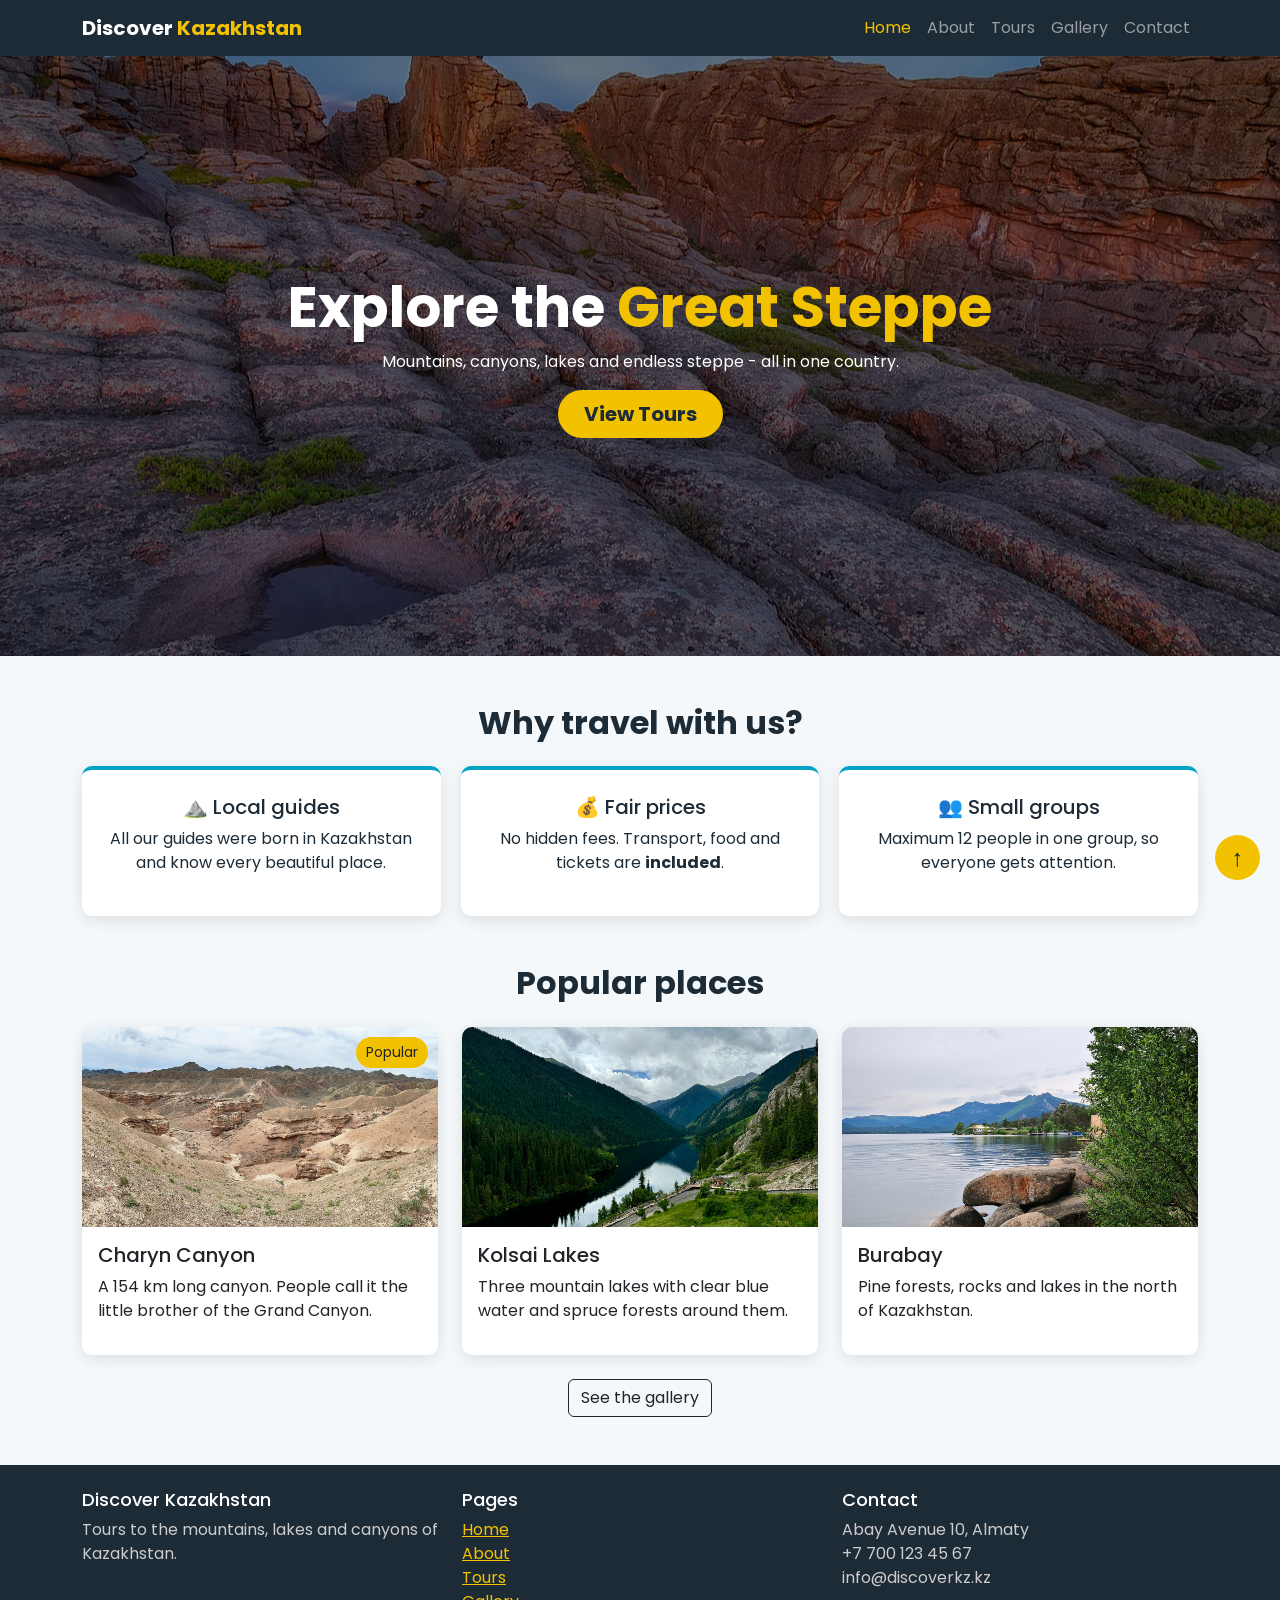
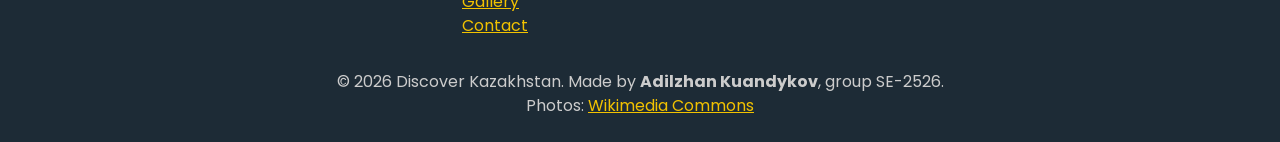
<file: index.html>
<!DOCTYPE html>
<html lang="en">
<head>
    <meta charset="UTF-8">
    <meta name="viewport" content="width=device-width, initial-scale=1.0">
    <title>Home - Discover Kazakhstan</title>

    <!-- Bootstrap CSS -->
    <link rel="stylesheet" href="https://cdn.jsdelivr.net/npm/bootstrap@5.3.3/dist/css/bootstrap.min.css">
    <!-- Google Font: Poppins -->
    <link rel="stylesheet" href="https://fonts.googleapis.com/css2?family=Poppins:wght@400;600;700&display=swap">
    <!-- My styles -->
    <link rel="stylesheet" href="css/style.css">
</head>
<body>

    <!-- Navigation bar -->
    <header>
        <nav class="navbar navbar-expand-lg navbar-dark" id="main-nav">
            <div class="container">
                <a class="navbar-brand" href="index.html">Discover <span>Kazakhstan</span></a>
                <button class="navbar-toggler" type="button" data-bs-toggle="collapse" data-bs-target="#menu">
                    <span class="navbar-toggler-icon"></span>
                </button>
                <div class="collapse navbar-collapse" id="menu">
                    <ul class="navbar-nav ms-auto">
                    <li class="nav-item"><a class="nav-link active" href="index.html">Home</a></li>
                    <li class="nav-item"><a class="nav-link" href="about.html">About</a></li>
                    <li class="nav-item"><a class="nav-link" href="tours.html">Tours</a></li>
                    <li class="nav-item"><a class="nav-link" href="gallery.html">Gallery</a></li>
                    <li class="nav-item"><a class="nav-link" href="contact.html">Contact</a></li>
                    </ul>
                </div>
            </div>
        </nav>
    </header>

    <!-- Main content -->
    <main>
        <!-- Hero section -->
        <section class="hero">
            <div class="hero-text">
                <h1>Explore the <span class="yellow">Great Steppe</span></h1>
                <p>Mountains, canyons, lakes and endless steppe - all in one country.</p>
                <a href="tours.html" class="btn btn-main btn-lg">View Tours</a>
            </div>
        </section>

        <!-- Why us (Flexbox) -->
        <section class="container my-5">
            <h2 class="text-center mb-4">Why travel with us?</h2>
            <div class="features">
                <div class="feature-box">
                    <h3>⛰️ Local guides</h3>
                    <p>All our guides were born in Kazakhstan and know every beautiful place.</p>
                </div>
                <div class="feature-box">
                    <h3>💰 Fair prices</h3>
                    <p>No hidden fees. Transport, food and tickets are <span class="bold">included</span>.</p>
                </div>
                <div class="feature-box">
                    <h3>👥 Small groups</h3>
                    <p>Maximum 12 people in one group, so everyone gets attention.</p>
                </div>
            </div>
        </section>

        <!-- Popular places (Bootstrap grid) -->
        <section class="container my-5">
            <h2 class="text-center mb-4">Popular places</h2>
            <div class="row g-4">
                <div class="col-md-6 col-lg-4">
                    <article class="card">
                        <span class="badge-popular">Popular</span>
                        <img src="images/charyn.jpg" alt="Charyn Canyon">
                        <div class="card-body">
                            <h3 class="card-title">Charyn Canyon</h3>
                            <p>A 154 km long canyon. People call it the little brother of the Grand Canyon.</p>
                        </div>
                    </article>
                </div>
                <div class="col-md-6 col-lg-4">
                    <article class="card">
                        <img src="images/kolsai.jpg" alt="Kolsai Lakes">
                        <div class="card-body">
                            <h3 class="card-title">Kolsai Lakes</h3>
                            <p>Three mountain lakes with clear blue water and spruce forests around them.</p>
                        </div>
                    </article>
                </div>
                <div class="col-md-6 col-lg-4">
                    <article class="card">
                        <img src="images/burabay.jpg" alt="Burabay">
                        <div class="card-body">
                            <h3 class="card-title">Burabay</h3>
                            <p>Pine forests, rocks and lakes in the north of Kazakhstan.</p>
                        </div>
                    </article>
                </div>
            </div>
            <div class="text-center mt-4">
                <a href="gallery.html" class="btn btn-outline-dark">See the gallery</a>
            </div>
        </section>
    </main>

    <!-- Footer -->
    <footer class="py-4 mt-5">
        <div class="container">
            <div class="row">
                <div class="col-md-4">
                    <h4>Discover Kazakhstan</h4>
                    <p>Tours to the mountains, lakes and canyons of Kazakhstan.</p>
                </div>
                <div class="col-md-4">
                    <h4>Pages</h4>
                    <ul class="list-unstyled">
                        <li><a href="index.html">Home</a></li>
                        <li><a href="about.html">About</a></li>
                        <li><a href="tours.html">Tours</a></li>
                        <li><a href="gallery.html">Gallery</a></li>
                        <li><a href="contact.html">Contact</a></li>
                    </ul>
                </div>
                <div class="col-md-4">
                    <h4>Contact</h4>
                    <p>
                        Abay Avenue 10, Almaty<br>
                        +7 700 123 45 67<br>
                        info@discoverkz.kz
                    </p>
                </div>
            </div>
            <p class="text-center mt-3 mb-0">
                © 2026 Discover Kazakhstan. Made by <strong>Adilzhan Kuandykov</strong>, group SE-2526.<br>
                Photos: <a href="https://commons.wikimedia.org/">Wikimedia Commons</a>
            </p>
        </div>
    </footer>

    <!-- Button "back to top" -->
    <a href="#" id="to-top">↑</a>

    <!-- Bootstrap JS (for the mobile menu) -->
    <script src="https://cdn.jsdelivr.net/npm/bootstrap@5.3.3/dist/js/bootstrap.bundle.min.js"></script>
</body>
</html>
</file>
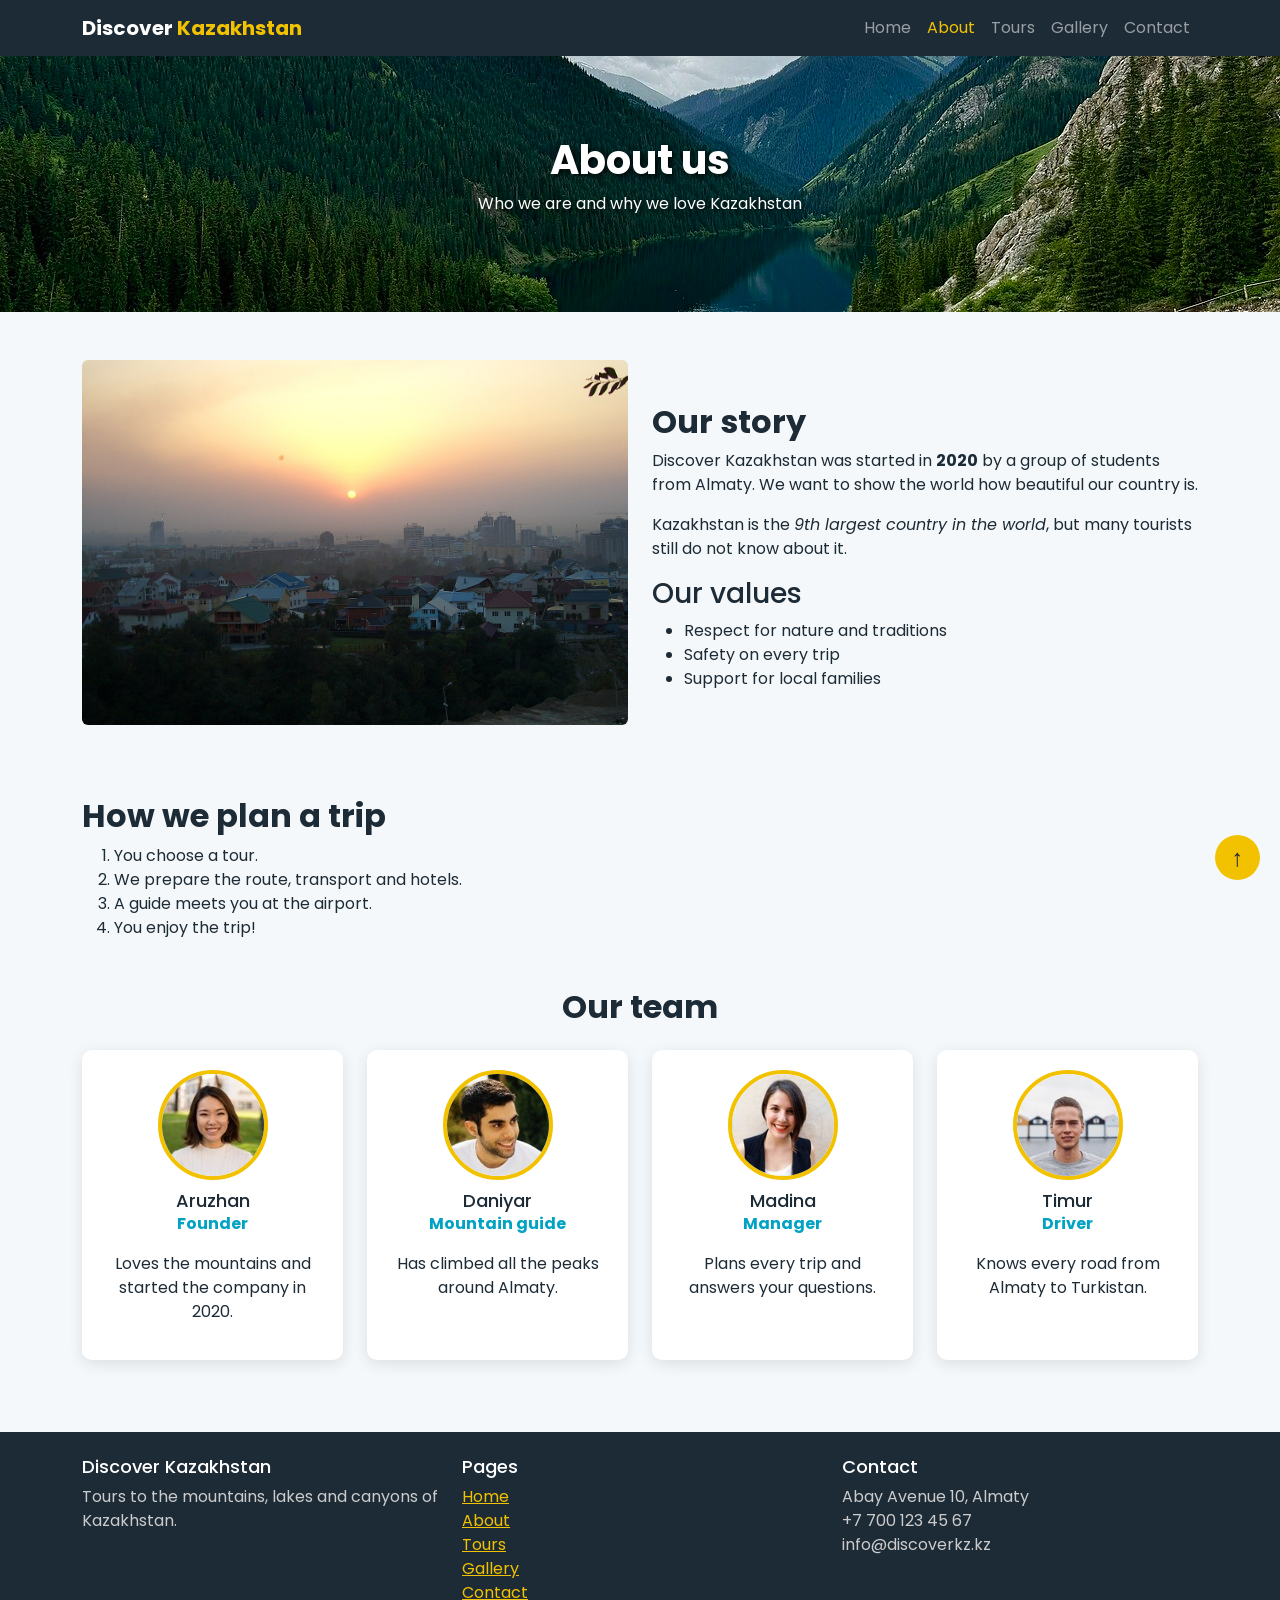
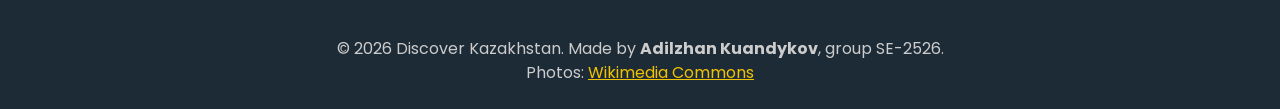
<file: about.html>
<!DOCTYPE html>
<html lang="en">
<head>
    <meta charset="UTF-8">
    <meta name="viewport" content="width=device-width, initial-scale=1.0">
    <title>About - Discover Kazakhstan</title>

    <!-- Bootstrap CSS -->
    <link rel="stylesheet" href="https://cdn.jsdelivr.net/npm/bootstrap@5.3.3/dist/css/bootstrap.min.css">
    <!-- Google Font: Poppins -->
    <link rel="stylesheet" href="https://fonts.googleapis.com/css2?family=Poppins:wght@400;600;700&display=swap">
    <!-- My styles -->
    <link rel="stylesheet" href="css/style.css">
</head>
<body>

    <!-- Navigation bar -->
    <header>
        <nav class="navbar navbar-expand-lg navbar-dark" id="main-nav">
            <div class="container">
                <a class="navbar-brand" href="index.html">Discover <span>Kazakhstan</span></a>
                <button class="navbar-toggler" type="button" data-bs-toggle="collapse" data-bs-target="#menu">
                    <span class="navbar-toggler-icon"></span>
                </button>
                <div class="collapse navbar-collapse" id="menu">
                    <ul class="navbar-nav ms-auto">
                    <li class="nav-item"><a class="nav-link" href="index.html">Home</a></li>
                    <li class="nav-item"><a class="nav-link active" href="about.html">About</a></li>
                    <li class="nav-item"><a class="nav-link" href="tours.html">Tours</a></li>
                    <li class="nav-item"><a class="nav-link" href="gallery.html">Gallery</a></li>
                    <li class="nav-item"><a class="nav-link" href="contact.html">Contact</a></li>
                    </ul>
                </div>
            </div>
        </nav>
    </header>

    <!-- Main content -->
    <main>
        <section class="page-header">
            <h1>About us</h1>
            <p>Who we are and why we love Kazakhstan</p>
        </section>

        <!-- Our story -->
        <section class="container my-5">
            <div class="row align-items-center">
                <div class="col-lg-6 mb-4">
                    <img src="images/almaty.jpg" alt="Almaty at sunset" class="rounded">
                </div>
                <div class="col-lg-6">
                    <h2>Our story</h2>
                    <p>
                        Discover Kazakhstan was started in <strong>2020</strong> by a group of students from Almaty.
                        We want to show the world how beautiful our country is.
                    </p>
                    <p>
                        Kazakhstan is the <em>9th largest country in the world</em>, but many tourists
                        still do not know about it.
                    </p>
                    <h3>Our values</h3>
                    <ul>
                        <li>Respect for nature and traditions</li>
                        <li>Safety on every trip</li>
                        <li>Support for local families</li>
                    </ul>
                </div>
            </div>
        </section>

        <!-- Steps -->
        <section class="container my-5">
            <h2>How we plan a trip</h2>
            <ol>
                <li>You choose a tour.</li>
                <li>We prepare the route, transport and hotels.</li>
                <li>A guide meets you at the airport.</li>
                <li>You enjoy the trip!</li>
            </ol>
        </section>

        <!-- Team -->
        <section class="container my-5">
            <h2 class="text-center mb-4">Our team</h2>
            <div class="row text-center">
                <div class="col-6 col-lg-3 mb-4">
                    <div class="team-card">
                        <img src="images/team/aruzhan.jpg" alt="Aruzhan" class="team-photo">
                        <h3 class="team-name">Aruzhan</h3>
                        <p class="team-role">Founder</p>
                        <p>Loves the mountains and started the company in 2020.</p>
                    </div>
                </div>
                <div class="col-6 col-lg-3 mb-4">
                    <div class="team-card">
                        <img src="images/team/daniyar.jpg" alt="Daniyar" class="team-photo">
                        <h3 class="team-name">Daniyar</h3>
                        <p class="team-role">Mountain guide</p>
                        <p>Has climbed all the peaks around Almaty.</p>
                    </div>
                </div>
                <div class="col-6 col-lg-3 mb-4">
                    <div class="team-card">
                        <img src="images/team/madina.jpg" alt="Madina" class="team-photo">
                        <h3 class="team-name">Madina</h3>
                        <p class="team-role">Manager</p>
                        <p>Plans every trip and answers your questions.</p>
                    </div>
                </div>
                <div class="col-6 col-lg-3 mb-4">
                    <div class="team-card">
                        <img src="images/team/timur.jpg" alt="Timur" class="team-photo">
                        <h3 class="team-name">Timur</h3>
                        <p class="team-role">Driver</p>
                        <p>Knows every road from Almaty to Turkistan.</p>
                    </div>
                </div>
            </div>
        </section>
    </main>

    <!-- Footer -->
    <footer class="py-4 mt-5">
        <div class="container">
            <div class="row">
                <div class="col-md-4">
                    <h4>Discover Kazakhstan</h4>
                    <p>Tours to the mountains, lakes and canyons of Kazakhstan.</p>
                </div>
                <div class="col-md-4">
                    <h4>Pages</h4>
                    <ul class="list-unstyled">
                        <li><a href="index.html">Home</a></li>
                        <li><a href="about.html">About</a></li>
                        <li><a href="tours.html">Tours</a></li>
                        <li><a href="gallery.html">Gallery</a></li>
                        <li><a href="contact.html">Contact</a></li>
                    </ul>
                </div>
                <div class="col-md-4">
                    <h4>Contact</h4>
                    <p>
                        Abay Avenue 10, Almaty<br>
                        +7 700 123 45 67<br>
                        info@discoverkz.kz
                    </p>
                </div>
            </div>
            <p class="text-center mt-3 mb-0">
                © 2026 Discover Kazakhstan. Made by <strong>Adilzhan Kuandykov</strong>, group SE-2526.<br>
                Photos: <a href="https://commons.wikimedia.org/">Wikimedia Commons</a>
            </p>
        </div>
    </footer>

    <!-- Button "back to top" -->
    <a href="#" id="to-top">↑</a>

    <!-- Bootstrap JS (for the mobile menu) -->
    <script src="https://cdn.jsdelivr.net/npm/bootstrap@5.3.3/dist/js/bootstrap.bundle.min.js"></script>
</body>
</html>
</file>
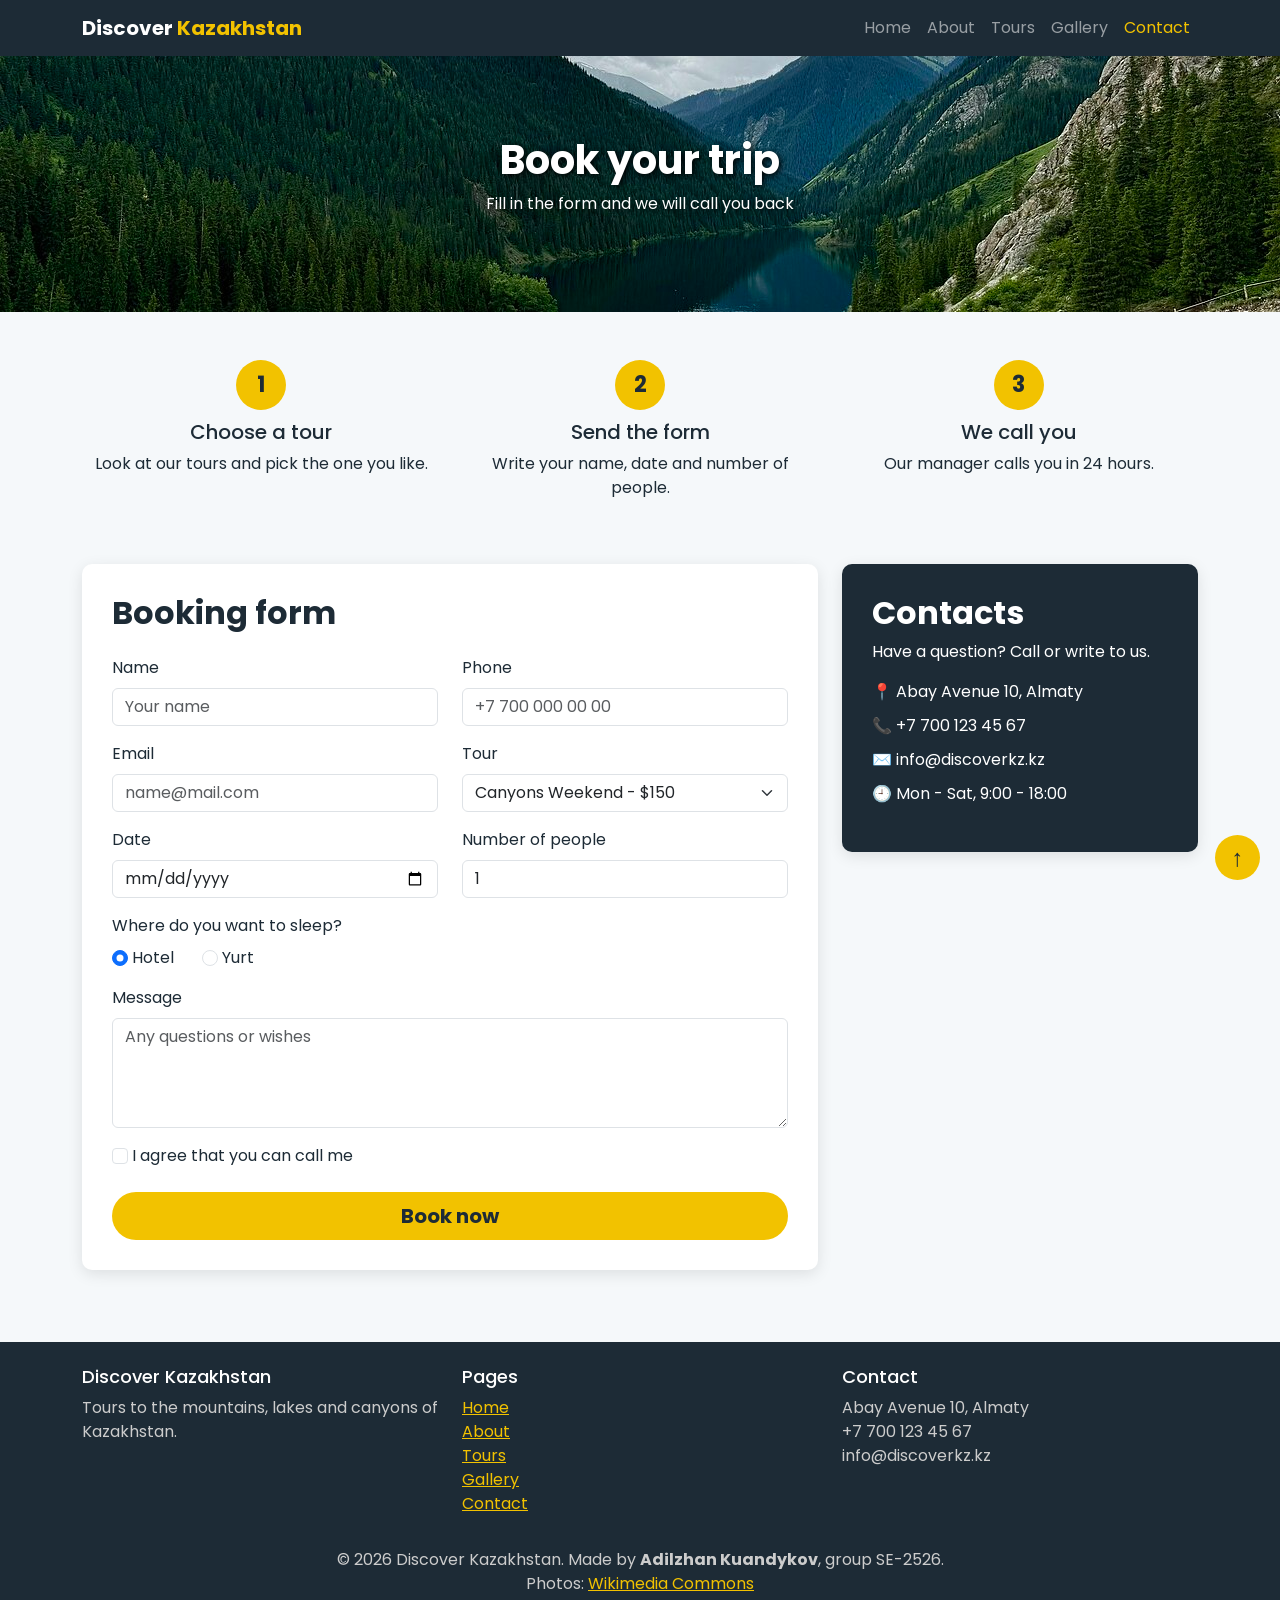
<file: contact.html>
<!DOCTYPE html>
<html lang="en">
<head>
    <meta charset="UTF-8">
    <meta name="viewport" content="width=device-width, initial-scale=1.0">
    <title>Book a Tour - Discover Kazakhstan</title>

    <!-- Bootstrap CSS -->
    <link rel="stylesheet" href="https://cdn.jsdelivr.net/npm/bootstrap@5.3.3/dist/css/bootstrap.min.css">
    <!-- Google Font: Poppins -->
    <link rel="stylesheet" href="https://fonts.googleapis.com/css2?family=Poppins:wght@400;600;700&display=swap">
    <!-- My styles -->
    <link rel="stylesheet" href="css/style.css">
</head>
<body>

    <!-- Navigation bar -->
    <header>
        <nav class="navbar navbar-expand-lg navbar-dark" id="main-nav">
            <div class="container">
                <a class="navbar-brand" href="index.html">Discover <span>Kazakhstan</span></a>
                <button class="navbar-toggler" type="button" data-bs-toggle="collapse" data-bs-target="#menu">
                    <span class="navbar-toggler-icon"></span>
                </button>
                <div class="collapse navbar-collapse" id="menu">
                    <ul class="navbar-nav ms-auto">
                    <li class="nav-item"><a class="nav-link" href="index.html">Home</a></li>
                    <li class="nav-item"><a class="nav-link" href="about.html">About</a></li>
                    <li class="nav-item"><a class="nav-link" href="tours.html">Tours</a></li>
                    <li class="nav-item"><a class="nav-link" href="gallery.html">Gallery</a></li>
                    <li class="nav-item"><a class="nav-link active" href="contact.html">Contact</a></li>
                    </ul>
                </div>
            </div>
        </nav>
    </header>

    <!-- Main content -->
    <main>
        <section class="page-header">
            <h1>Book your trip</h1>
            <p>Fill in the form and we will call you back</p>
        </section>

        <!-- How booking works (Flexbox) -->
        <section class="container my-5">
            <div class="steps">
                <div class="step">
                    <span class="step-number">1</span>
                    <h3>Choose a tour</h3>
                    <p>Look at our tours and pick the one you like.</p>
                </div>
                <div class="step">
                    <span class="step-number">2</span>
                    <h3>Send the form</h3>
                    <p>Write your name, date and number of people.</p>
                </div>
                <div class="step">
                    <span class="step-number">3</span>
                    <h3>We call you</h3>
                    <p>Our manager calls you in 24 hours.</p>
                </div>
            </div>
        </section>

        <section class="container my-5">
            <div class="row">
                <!-- Booking form -->
                <div class="col-lg-8 mb-4">
                    <form class="booking-form">
                        <h2 class="mb-4">Booking form</h2>

                        <div class="row">
                            <div class="col-md-6 mb-3">
                                <label for="name" class="form-label">Name</label>
                                <input type="text" id="name" name="name" class="form-control" placeholder="Your name" required>
                            </div>
                            <div class="col-md-6 mb-3">
                                <label for="phone" class="form-label">Phone</label>
                                <input type="tel" id="phone" name="phone" class="form-control" placeholder="+7 700 000 00 00" required>
                            </div>
                        </div>

                        <div class="row">
                            <div class="col-md-6 mb-3">
                                <label for="email" class="form-label">Email</label>
                                <input type="email" id="email" name="email" class="form-control" placeholder="name@mail.com">
                            </div>
                            <div class="col-md-6 mb-3">
                                <label for="tour" class="form-label">Tour</label>
                                <select id="tour" name="tour" class="form-select">
                                    <option>Canyons Weekend - $150</option>
                                    <option>Mountain Lakes - $240</option>
                                    <option>Silk Road Cities - $420</option>
                                    <option>Burabay Trip - $310</option>
                                </select>
                            </div>
                        </div>

                        <div class="row">
                            <div class="col-md-6 mb-3">
                                <label for="date" class="form-label">Date</label>
                                <input type="date" id="date" name="date" class="form-control">
                            </div>
                            <div class="col-md-6 mb-3">
                                <label for="people" class="form-label">Number of people</label>
                                <input type="number" id="people" name="people" class="form-control" min="1" max="12" value="1">
                            </div>
                        </div>

                        <p class="form-label">Where do you want to sleep?</p>
                        <div class="mb-3">
                            <input type="radio" id="hotel" name="stay" value="hotel" class="form-check-input" checked>
                            <label for="hotel" class="me-4">Hotel</label>
                            <input type="radio" id="yurt" name="stay" value="yurt" class="form-check-input">
                            <label for="yurt">Yurt</label>
                        </div>

                        <label for="message" class="form-label">Message</label>
                        <textarea id="message" name="message" class="form-control mb-3" rows="4" placeholder="Any questions or wishes"></textarea>

                        <div class="mb-4">
                            <input type="checkbox" id="agree" name="agree" class="form-check-input" required>
                            <label for="agree">I agree that you can call me</label>
                        </div>

                        <button type="submit" class="btn btn-main btn-lg w-100">Book now</button>
                    </form>
                </div>

                <!-- Contact info -->
                <div class="col-lg-4">
                    <aside class="info-box">
                        <h2>Contacts</h2>
                        <p>Have a question? Call or write to us.</p>
                        <ul class="list-unstyled">
                            <li>📍 Abay Avenue 10, Almaty</li>
                            <li>📞 +7 700 123 45 67</li>
                            <li>✉️ info@discoverkz.kz</li>
                            <li>🕘 Mon - Sat, 9:00 - 18:00</li>
                        </ul>
                    </aside>

                    <!-- Map -->
                    <iframe class="map" src="https://maps.google.com/maps?q=Almaty&output=embed" title="Map of Almaty"></iframe>
                </div>
            </div>
        </section>
    </main>

    <!-- Footer -->
    <footer class="py-4 mt-5">
        <div class="container">
            <div class="row">
                <div class="col-md-4">
                    <h4>Discover Kazakhstan</h4>
                    <p>Tours to the mountains, lakes and canyons of Kazakhstan.</p>
                </div>
                <div class="col-md-4">
                    <h4>Pages</h4>
                    <ul class="list-unstyled">
                        <li><a href="index.html">Home</a></li>
                        <li><a href="about.html">About</a></li>
                        <li><a href="tours.html">Tours</a></li>
                        <li><a href="gallery.html">Gallery</a></li>
                        <li><a href="contact.html">Contact</a></li>
                    </ul>
                </div>
                <div class="col-md-4">
                    <h4>Contact</h4>
                    <p>
                        Abay Avenue 10, Almaty<br>
                        +7 700 123 45 67<br>
                        info@discoverkz.kz
                    </p>
                </div>
            </div>
            <p class="text-center mt-3 mb-0">
                © 2026 Discover Kazakhstan. Made by <strong>Adilzhan Kuandykov</strong>, group SE-2526.<br>
                Photos: <a href="https://commons.wikimedia.org/">Wikimedia Commons</a>
            </p>
        </div>
    </footer>

    <!-- Button "back to top" -->
    <a href="#" id="to-top">↑</a>

    <!-- Bootstrap JS (for the mobile menu) -->
    <script src="https://cdn.jsdelivr.net/npm/bootstrap@5.3.3/dist/js/bootstrap.bundle.min.js"></script>
</body>
</html>
</file>
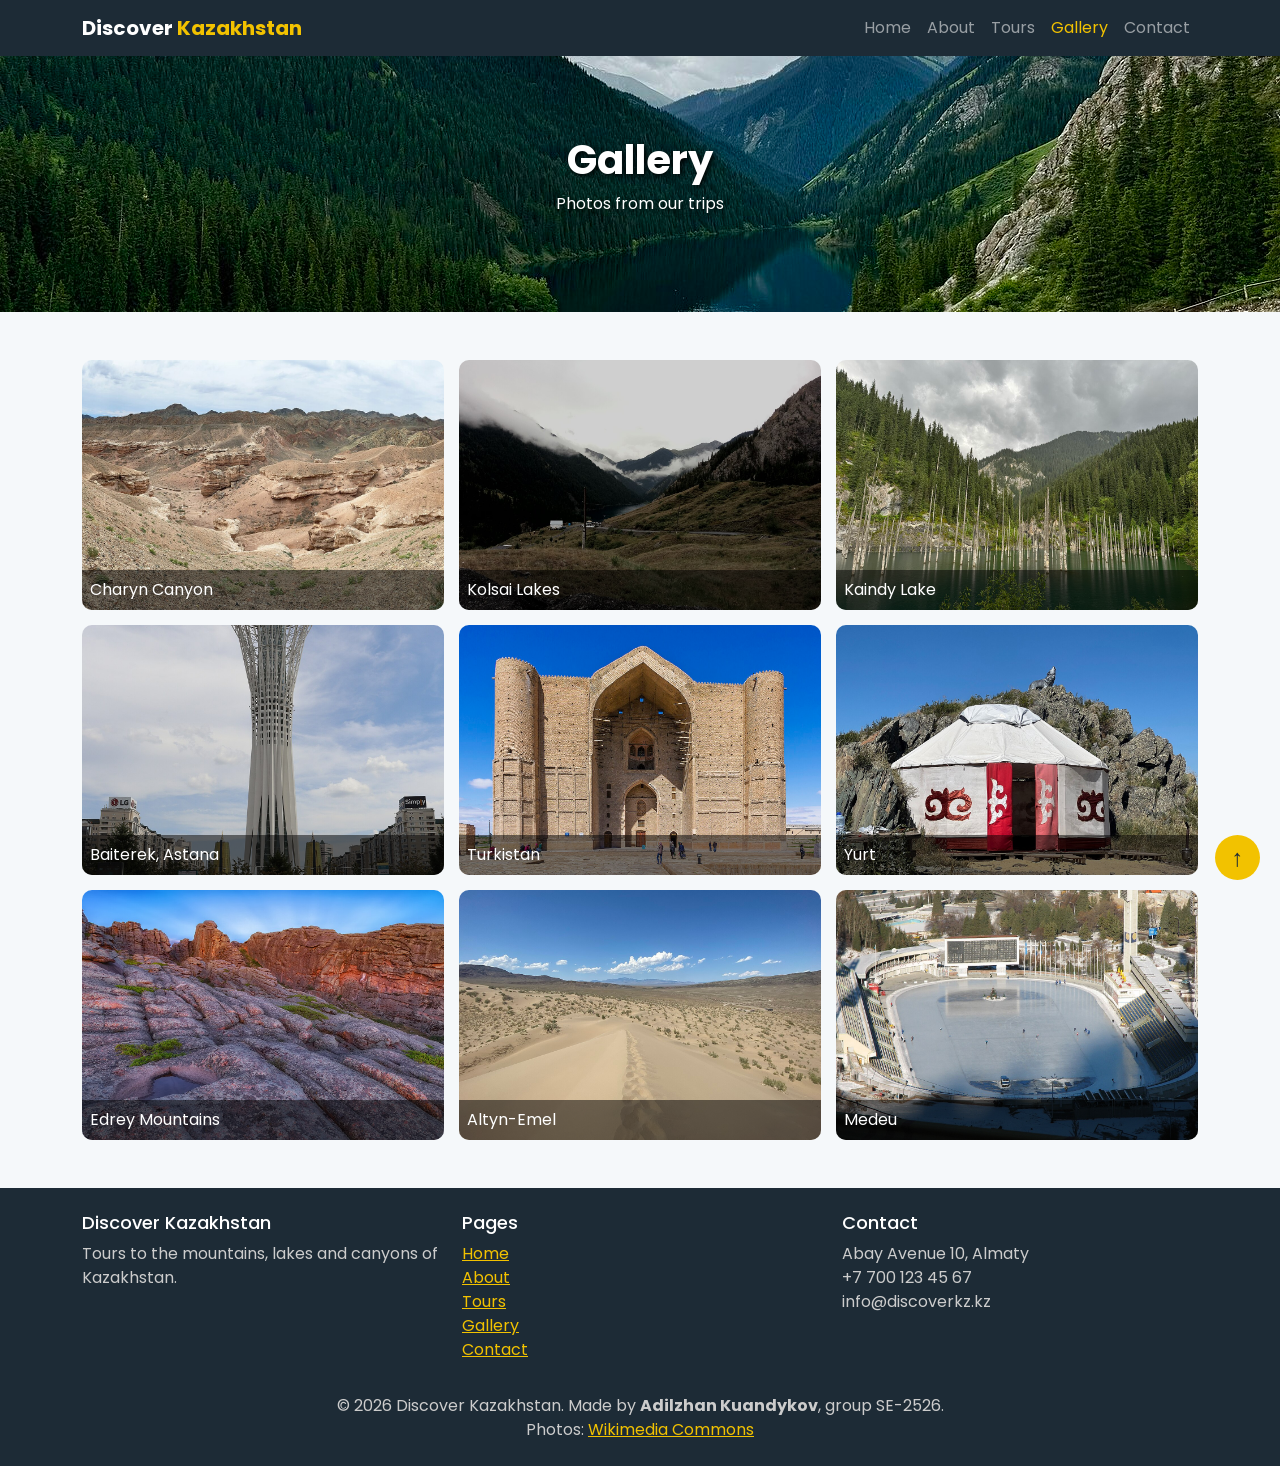
<file: gallery.html>
<!DOCTYPE html>
<html lang="en">
<head>
    <meta charset="UTF-8">
    <meta name="viewport" content="width=device-width, initial-scale=1.0">
    <title>Gallery - Discover Kazakhstan</title>

    <!-- Bootstrap CSS -->
    <link rel="stylesheet" href="https://cdn.jsdelivr.net/npm/bootstrap@5.3.3/dist/css/bootstrap.min.css">
    <!-- Google Font: Poppins -->
    <link rel="stylesheet" href="https://fonts.googleapis.com/css2?family=Poppins:wght@400;600;700&display=swap">
    <!-- My styles -->
    <link rel="stylesheet" href="css/style.css">
</head>
<body>

    <!-- Navigation bar -->
    <header>
        <nav class="navbar navbar-expand-lg navbar-dark" id="main-nav">
            <div class="container">
                <a class="navbar-brand" href="index.html">Discover <span>Kazakhstan</span></a>
                <button class="navbar-toggler" type="button" data-bs-toggle="collapse" data-bs-target="#menu">
                    <span class="navbar-toggler-icon"></span>
                </button>
                <div class="collapse navbar-collapse" id="menu">
                    <ul class="navbar-nav ms-auto">
                    <li class="nav-item"><a class="nav-link" href="index.html">Home</a></li>
                    <li class="nav-item"><a class="nav-link" href="about.html">About</a></li>
                    <li class="nav-item"><a class="nav-link" href="tours.html">Tours</a></li>
                    <li class="nav-item"><a class="nav-link active" href="gallery.html">Gallery</a></li>
                    <li class="nav-item"><a class="nav-link" href="contact.html">Contact</a></li>
                    </ul>
                </div>
            </div>
        </nav>
    </header>

    <!-- Main content -->
    <main>
        <section class="page-header">
            <h1>Gallery</h1>
            <p>Photos from our trips</p>
        </section>

        <!-- Gallery (CSS Grid) -->
        <section class="container my-5">
            <div class="gallery">
                <figure class="gallery-item">
                    <img src="images/charyn.jpg" alt="Charyn Canyon">
                    <figcaption class="caption">Charyn Canyon</figcaption>
                </figure>
                <figure class="gallery-item">
                    <img src="images/kolsai-2.jpg" alt="Kolsai Lakes">
                    <figcaption class="caption">Kolsai Lakes</figcaption>
                </figure>
                <figure class="gallery-item">
                    <img src="images/kaindy.jpg" alt="Kaindy Lake">
                    <figcaption class="caption">Kaindy Lake</figcaption>
                </figure>
                <figure class="gallery-item">
                    <img src="images/baiterek.jpg" alt="Baiterek, Astana">
                    <figcaption class="caption">Baiterek, Astana</figcaption>
                </figure>
                <figure class="gallery-item">
                    <img src="images/turkistan.jpg" alt="Turkistan">
                    <figcaption class="caption">Turkistan</figcaption>
                </figure>
                <figure class="gallery-item">
                    <img src="images/yurt.jpg" alt="Yurt">
                    <figcaption class="caption">Yurt</figcaption>
                </figure>
                <figure class="gallery-item">
                    <img src="images/hero.jpg" alt="Edrey Mountains">
                    <figcaption class="caption">Edrey Mountains</figcaption>
                </figure>
                <figure class="gallery-item">
                    <img src="images/altyn-emel.jpg" alt="Altyn-Emel">
                    <figcaption class="caption">Altyn-Emel</figcaption>
                </figure>
                <figure class="gallery-item">
                    <img src="images/medeu.jpg" alt="Medeu">
                    <figcaption class="caption">Medeu</figcaption>
                </figure>
            </div>
        </section>
    </main>

    <!-- Footer -->
    <footer class="py-4 mt-5">
        <div class="container">
            <div class="row">
                <div class="col-md-4">
                    <h4>Discover Kazakhstan</h4>
                    <p>Tours to the mountains, lakes and canyons of Kazakhstan.</p>
                </div>
                <div class="col-md-4">
                    <h4>Pages</h4>
                    <ul class="list-unstyled">
                        <li><a href="index.html">Home</a></li>
                        <li><a href="about.html">About</a></li>
                        <li><a href="tours.html">Tours</a></li>
                        <li><a href="gallery.html">Gallery</a></li>
                        <li><a href="contact.html">Contact</a></li>
                    </ul>
                </div>
                <div class="col-md-4">
                    <h4>Contact</h4>
                    <p>
                        Abay Avenue 10, Almaty<br>
                        +7 700 123 45 67<br>
                        info@discoverkz.kz
                    </p>
                </div>
            </div>
            <p class="text-center mt-3 mb-0">
                © 2026 Discover Kazakhstan. Made by <strong>Adilzhan Kuandykov</strong>, group SE-2526.<br>
                Photos: <a href="https://commons.wikimedia.org/">Wikimedia Commons</a>
            </p>
        </div>
    </footer>

    <!-- Button "back to top" -->
    <a href="#" id="to-top">↑</a>

    <!-- Bootstrap JS (for the mobile menu) -->
    <script src="https://cdn.jsdelivr.net/npm/bootstrap@5.3.3/dist/js/bootstrap.bundle.min.js"></script>
</body>
</html>
</file>
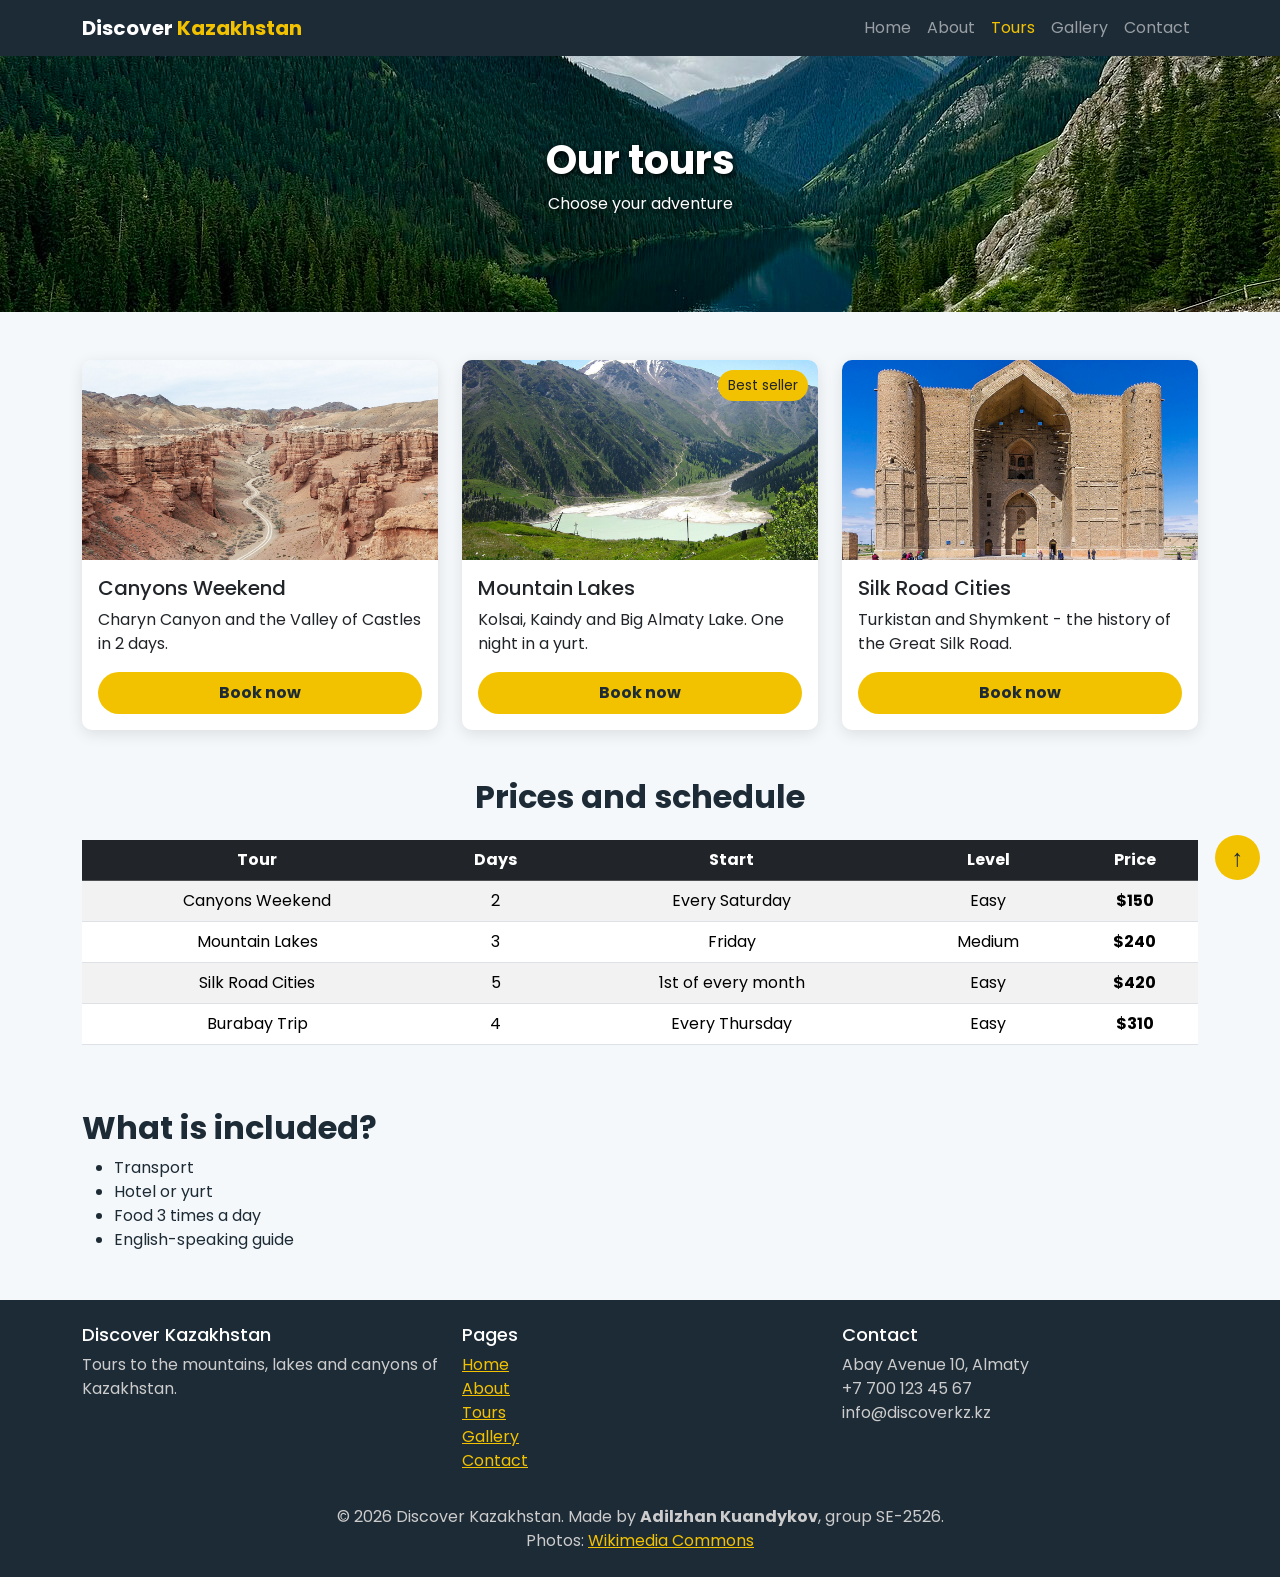
<file: tours.html>
<!DOCTYPE html>
<html lang="en">
<head>
    <meta charset="UTF-8">
    <meta name="viewport" content="width=device-width, initial-scale=1.0">
    <title>Tours - Discover Kazakhstan</title>

    <!-- Bootstrap CSS -->
    <link rel="stylesheet" href="https://cdn.jsdelivr.net/npm/bootstrap@5.3.3/dist/css/bootstrap.min.css">
    <!-- Google Font: Poppins -->
    <link rel="stylesheet" href="https://fonts.googleapis.com/css2?family=Poppins:wght@400;600;700&display=swap">
    <!-- My styles -->
    <link rel="stylesheet" href="css/style.css">
</head>
<body>

    <!-- Navigation bar -->
    <header>
        <nav class="navbar navbar-expand-lg navbar-dark" id="main-nav">
            <div class="container">
                <a class="navbar-brand" href="index.html">Discover <span>Kazakhstan</span></a>
                <button class="navbar-toggler" type="button" data-bs-toggle="collapse" data-bs-target="#menu">
                    <span class="navbar-toggler-icon"></span>
                </button>
                <div class="collapse navbar-collapse" id="menu">
                    <ul class="navbar-nav ms-auto">
                    <li class="nav-item"><a class="nav-link" href="index.html">Home</a></li>
                    <li class="nav-item"><a class="nav-link" href="about.html">About</a></li>
                    <li class="nav-item"><a class="nav-link active" href="tours.html">Tours</a></li>
                    <li class="nav-item"><a class="nav-link" href="gallery.html">Gallery</a></li>
                    <li class="nav-item"><a class="nav-link" href="contact.html">Contact</a></li>
                    </ul>
                </div>
            </div>
        </nav>
    </header>

    <!-- Main content -->
    <main>
        <section class="page-header">
            <h1>Our tours</h1>
            <p>Choose your adventure</p>
        </section>

        <!-- Tour cards -->
        <section class="container my-5">
            <div class="row g-4">
                <div class="col-md-6 col-lg-4">
                    <article class="card">
                        <img src="images/charyn-2.jpg" alt="Canyons Weekend">
                        <div class="card-body">
                            <h3 class="card-title">Canyons Weekend</h3>
                            <p>Charyn Canyon and the Valley of Castles in 2 days.</p>
                            <a href="contact.html" class="btn btn-main w-100">Book now</a>
                        </div>
                    </article>
                </div>
                <div class="col-md-6 col-lg-4">
                    <article class="card">
                        <span class="badge-popular">Best seller</span>
                        <img src="images/big-almaty-lake.jpg" alt="Mountain Lakes">
                        <div class="card-body">
                            <h3 class="card-title">Mountain Lakes</h3>
                            <p>Kolsai, Kaindy and Big Almaty Lake. One night in a yurt.</p>
                            <a href="contact.html" class="btn btn-main w-100">Book now</a>
                        </div>
                    </article>
                </div>
                <div class="col-md-6 col-lg-4">
                    <article class="card">
                        <img src="images/turkistan.jpg" alt="Silk Road Cities">
                        <div class="card-body">
                            <h3 class="card-title">Silk Road Cities</h3>
                            <p>Turkistan and Shymkent - the history of the Great Silk Road.</p>
                            <a href="contact.html" class="btn btn-main w-100">Book now</a>
                        </div>
                    </article>
                </div>
            </div>
        </section>

        <!-- Price table -->
        <section class="container my-5">
            <h2 class="text-center mb-4">Prices and schedule</h2>
            <div class="table-responsive">
                <table class="table table-striped text-center">
                    <thead class="table-dark">
                        <tr>
                            <th>Tour</th>
                            <th>Days</th>
                            <th>Start</th>
                            <th>Level</th>
                            <th>Price</th>
                        </tr>
                    </thead>
                    <tbody>
                        <tr>
                            <td>Canyons Weekend</td>
                            <td>2</td>
                            <td>Every Saturday</td>
                            <td>Easy</td>
                            <td class="price">$150</td>
                        </tr>
                        <tr>
                            <td>Mountain Lakes</td>
                            <td>3</td>
                            <td>Friday</td>
                            <td>Medium</td>
                            <td class="price">$240</td>
                        </tr>
                        <tr>
                            <td>Silk Road Cities</td>
                            <td>5</td>
                            <td>1st of every month</td>
                            <td>Easy</td>
                            <td class="price">$420</td>
                        </tr>
                        <tr>
                            <td>Burabay Trip</td>
                            <td>4</td>
                            <td>Every Thursday</td>
                            <td>Easy</td>
                            <td class="price">$310</td>
                        </tr>
                    </tbody>
                </table>
            </div>
        </section>

        <!-- What is included -->
        <section class="container my-5">
            <h2>What is included?</h2>
            <ul>
                <li>Transport</li>
                <li>Hotel or yurt</li>
                <li>Food 3 times a day</li>
                <li>English-speaking guide</li>
            </ul>
        </section>
    </main>

    <!-- Footer -->
    <footer class="py-4 mt-5">
        <div class="container">
            <div class="row">
                <div class="col-md-4">
                    <h4>Discover Kazakhstan</h4>
                    <p>Tours to the mountains, lakes and canyons of Kazakhstan.</p>
                </div>
                <div class="col-md-4">
                    <h4>Pages</h4>
                    <ul class="list-unstyled">
                        <li><a href="index.html">Home</a></li>
                        <li><a href="about.html">About</a></li>
                        <li><a href="tours.html">Tours</a></li>
                        <li><a href="gallery.html">Gallery</a></li>
                        <li><a href="contact.html">Contact</a></li>
                    </ul>
                </div>
                <div class="col-md-4">
                    <h4>Contact</h4>
                    <p>
                        Abay Avenue 10, Almaty<br>
                        +7 700 123 45 67<br>
                        info@discoverkz.kz
                    </p>
                </div>
            </div>
            <p class="text-center mt-3 mb-0">
                © 2026 Discover Kazakhstan. Made by <strong>Adilzhan Kuandykov</strong>, group SE-2526.<br>
                Photos: <a href="https://commons.wikimedia.org/">Wikimedia Commons</a>
            </p>
        </div>
    </footer>

    <!-- Button "back to top" -->
    <a href="#" id="to-top">↑</a>

    <!-- Bootstrap JS (for the mobile menu) -->
    <script src="https://cdn.jsdelivr.net/npm/bootstrap@5.3.3/dist/js/bootstrap.bundle.min.js"></script>
</body>
</html>
</file>
<file: css/style.css>
/* Discover Kazakhstan - styles */
/* Main colors: blue #00a3c4, yellow #f2c200, dark #1d2b36 */

/* ---------- General ---------- */
body {
    font-family: "Poppins", Arial, sans-serif;
    color: #1d2b36;
    background-color: #f5f8fa;
}

img {
    width: 100%;
}

.yellow {
    color: #f2c200;
}

.bold {
    font-weight: bold;
}

h2 {
    font-weight: bold;
}

/* the same soft shadow for all white boxes */
.feature-box,
.card,
.team-card,
.booking-form,
.info-box {
    box-shadow: 0 4px 15px rgba(0, 0, 0, 0.1);
}

/* ---------- Navbar ---------- */
/* position: fixed - the menu stays at the top when we scroll */
#main-nav {
    position: fixed;
    top: 0;
    width: 100%;
    z-index: 100;
    background-color: #1d2b36;
}

#main-nav .navbar-brand {
    font-weight: bold;
}

#main-nav .navbar-brand span {
    color: #f2c200;
}

#main-nav .nav-link.active {
    color: #f2c200;
}

/* space for the fixed navbar */
main {
    margin-top: 56px;
}

/* ---------- Hero (home page) ---------- */
/* position: relative on parent, position: absolute on child */
.hero {
    position: relative;
    height: 600px;
    background-image: url("../images/hero.jpg");
    background-size: cover;
    background-position: center;
}

.hero-text {
    position: absolute;
    top: 0;
    left: 0;
    width: 100%;
    height: 100%;
    background-color: rgba(0, 0, 0, 0.5);
    color: white;
    text-align: center;
    padding: 15px;
    /* Flexbox to put the text in the center */
    display: flex;
    flex-direction: column;
    justify-content: center;
    align-items: center;
}

.hero-text h1 {
    font-size: 56px;
    font-weight: bold;
}

/* ---------- Page header (other pages) ---------- */
.page-header {
    background-image: url("../images/kolsai.jpg");
    background-size: cover;
    background-position: center;
    color: white;
    text-align: center;
    padding: 80px 20px;
    text-shadow: 2px 2px 6px black; /* dark shadow so the text is easy to read */
}

.page-header h1 {
    font-weight: bold;
}

/* ---------- Buttons ---------- */
.btn-main {
    background-color: #f2c200;
    color: #1d2b36;
    font-weight: bold;
    border-radius: 25px;
    padding: 8px 25px;
}

.btn-main:hover {
    background-color: #00a3c4;
    color: white;
}

/* ---------- Features (Flexbox) ---------- */
.features {
    display: flex;
    gap: 20px;
}

.feature-box {
    flex: 1;
    background-color: white;
    text-align: center;
    padding: 25px;
    border-radius: 10px;
    border-top: 4px solid #00a3c4;
}

.feature-box h3 {
    font-size: 20px;
}

/* ---------- Cards ---------- */
.card {
    position: relative;
    height: 100%;
    border: none;
    border-radius: 10px;
    overflow: hidden; /* round corners for the photo too */
    transition: 0.3s; /* smooth animation for hover */
}

/* the card moves up a little when the mouse is on it */
.card:hover {
    transform: translateY(-5px);
}

.card img {
    height: 200px;
    object-fit: cover; /* crop the photo, do not stretch it */
}

.card-title {
    font-size: 20px;
}

/* label on top of a card photo */
.badge-popular {
    position: absolute;
    top: 10px;
    right: 10px;
    background-color: #f2c200;
    padding: 5px 10px;
    border-radius: 20px;
    font-size: 14px;
}

/* ---------- Team (about page) ---------- */
.team-card {
    background-color: white;
    padding: 20px;
    border-radius: 10px;
    height: 100%;
}

/* round photo */
.team-photo {
    width: 110px;
    height: 110px;
    border-radius: 50%;
    border: 4px solid #f2c200;
    margin-bottom: 10px;
}

.team-name {
    font-size: 18px;
    margin-bottom: 0;
}

.team-role {
    color: #00a3c4;
    font-weight: bold;
}

/* ---------- Price table ---------- */
.price {
    color: #00a3c4;
    font-weight: bold;
}

/* ---------- Gallery (CSS Grid) ---------- */
.gallery {
    display: grid;
    grid-template-columns: repeat(3, 1fr); /* 3 equal columns */
    gap: 15px;
}

.gallery-item {
    position: relative;
    margin: 0;
}

.gallery-item img {
    height: 250px;
    object-fit: cover;
    border-radius: 10px;
    transition: 0.3s;
}

.gallery-item img:hover {
    opacity: 0.8;
}

/* text on the bottom of the photo */
.caption {
    position: absolute;
    bottom: 0;
    left: 0;
    width: 100%;
    margin: 0;
    padding: 8px;
    background-color: rgba(0, 0, 0, 0.5);
    color: white;
    border-radius: 0 0 10px 10px;
}

/* ---------- Booking page ---------- */
/* 3 steps in one row (Flexbox) */
.steps {
    display: flex;
    gap: 20px;
}

.step {
    flex: 1;
    text-align: center;
}

.step h3 {
    font-size: 20px;
}

/* yellow circle with a number */
.step-number {
    display: inline-block;
    width: 50px;
    height: 50px;
    line-height: 50px;
    border-radius: 50%;
    background-color: #f2c200;
    font-size: 22px;
    font-weight: bold;
    margin-bottom: 10px;
    /* line-height = height, so the number is in the middle */
}

.booking-form {
    background-color: white;
    padding: 30px;
    border-radius: 10px;
}

.info-box {
    background-color: #1d2b36;
    color: white;
    padding: 30px;
    border-radius: 10px;
    margin-bottom: 20px;
}

.info-box li {
    margin-bottom: 10px;
}

.map {
    width: 100%;
    height: 250px;
    border: 0;
    border-radius: 10px;
}

/* ---------- Footer ---------- */
footer {
    background-color: #1d2b36;
    color: #cccccc;
}

footer h4 {
    color: white;
    font-size: 18px;
}

footer a {
    color: #f2c200;
}

/* ---------- Back to top button ---------- */
/* position: fixed - always in the bottom right corner */
#to-top {
    position: fixed;
    bottom: 20px;
    right: 20px;
    width: 45px;
    height: 45px;
    border-radius: 50%;
    background-color: #f2c200;
    color: #1d2b36;
    font-size: 24px;
    text-align: center;
    line-height: 45px; /* same as height, so the arrow is in the middle */
    text-decoration: none;
}

/* ---------- Media queries ---------- */

/* Tablet (screen 992px or smaller) */
@media (max-width: 992px) {
    .hero {
        height: 450px;
    }

    .hero-text h1 {
        font-size: 40px;
    }

    .features {
        flex-direction: column;
    }

    .steps {
        flex-direction: column;
    }

    .gallery {
        grid-template-columns: repeat(2, 1fr);
    }
}

/* Mobile (screen 576px or smaller) */
@media (max-width: 576px) {
    .hero {
        height: 350px;
    }

    .hero-text h1 {
        font-size: 28px;
    }

    .page-header {
        padding: 30px 15px;
    }

    .gallery {
        grid-template-columns: 1fr;
    }

    .booking-form {
        padding: 15px;
    }
}
</file>
